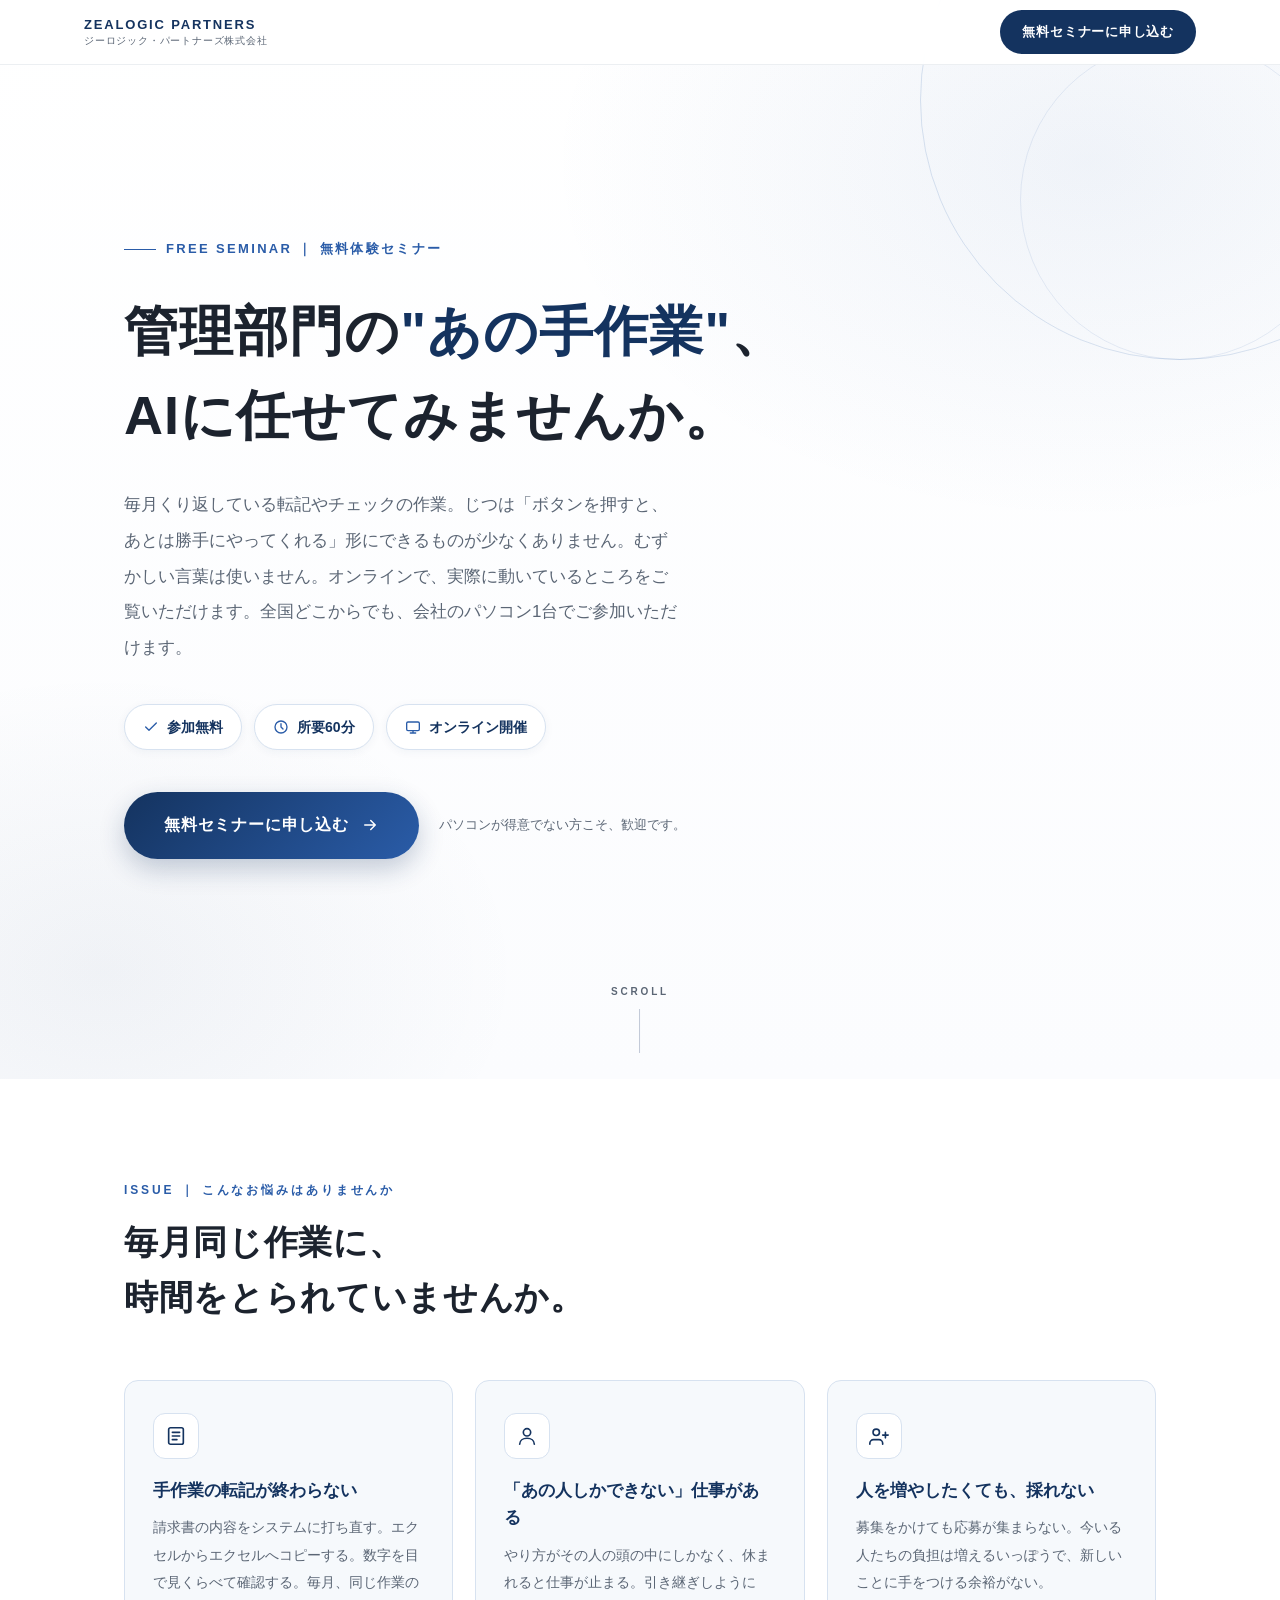
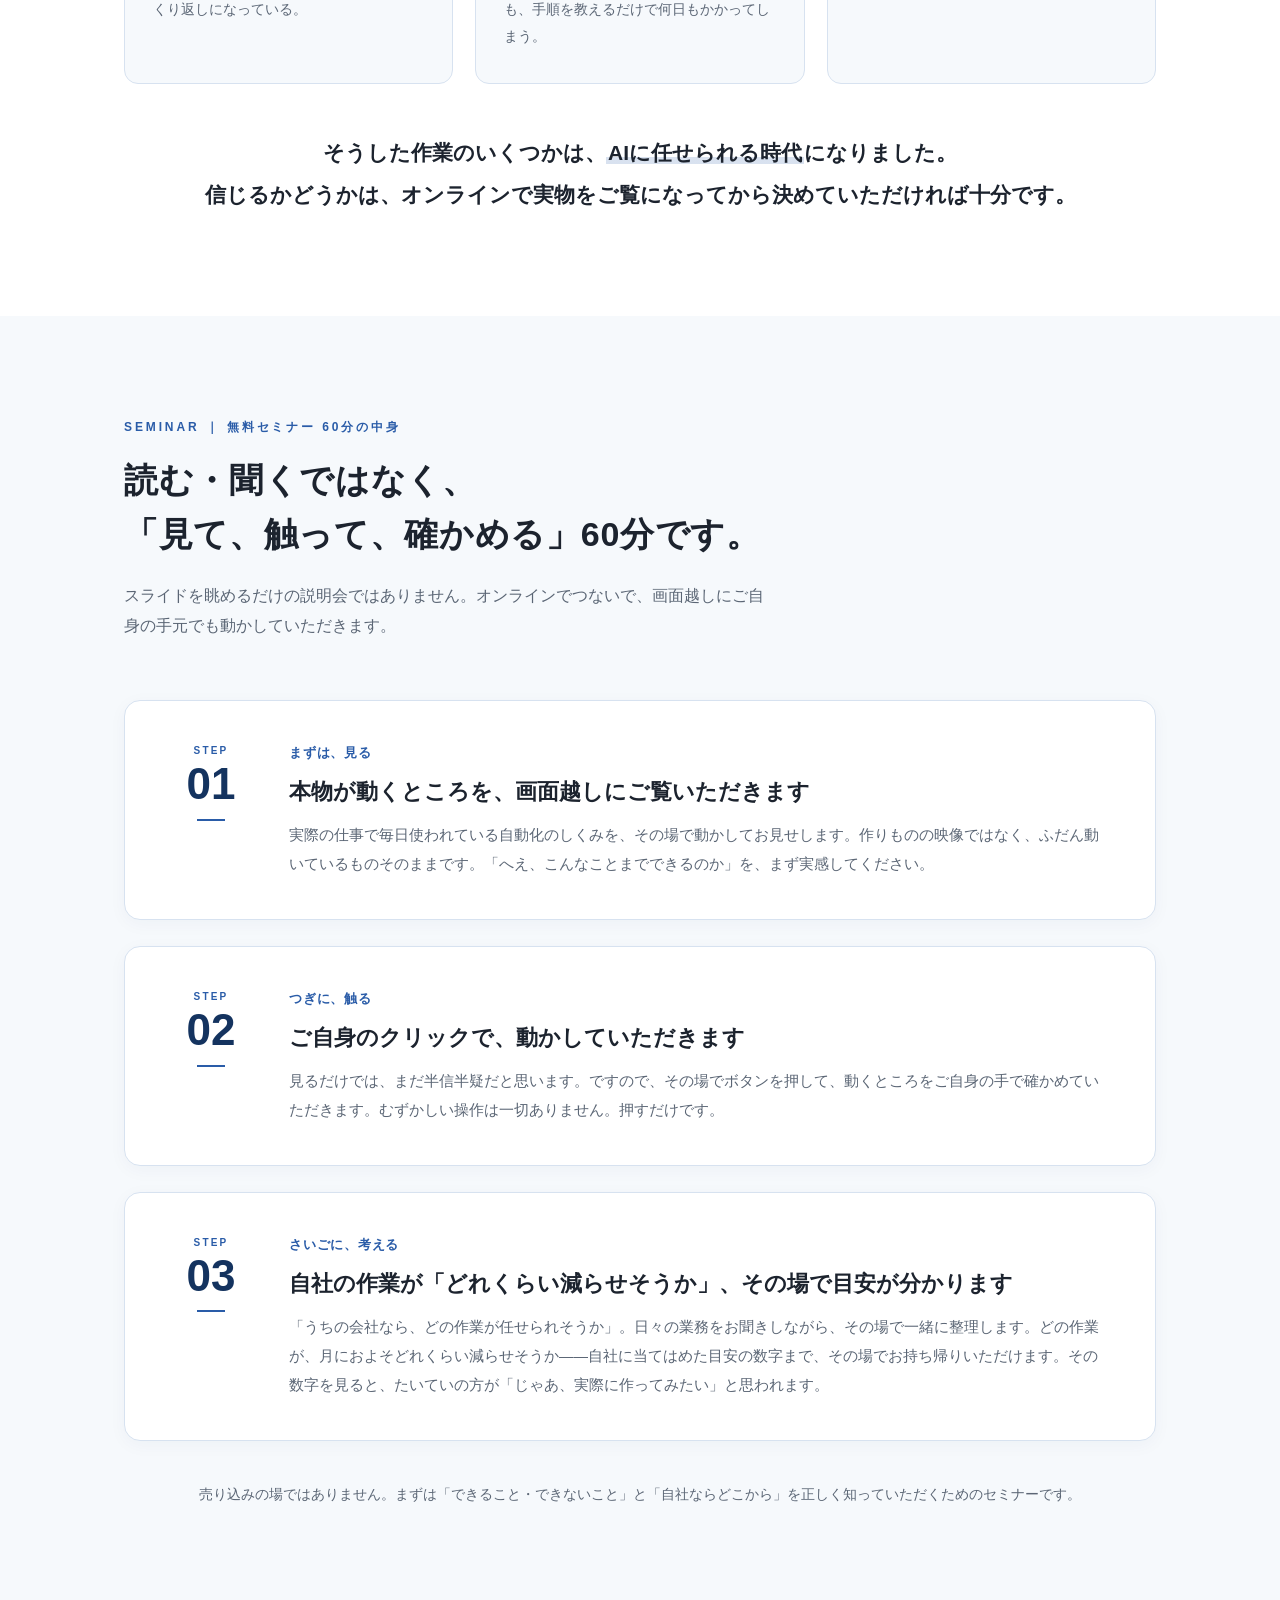
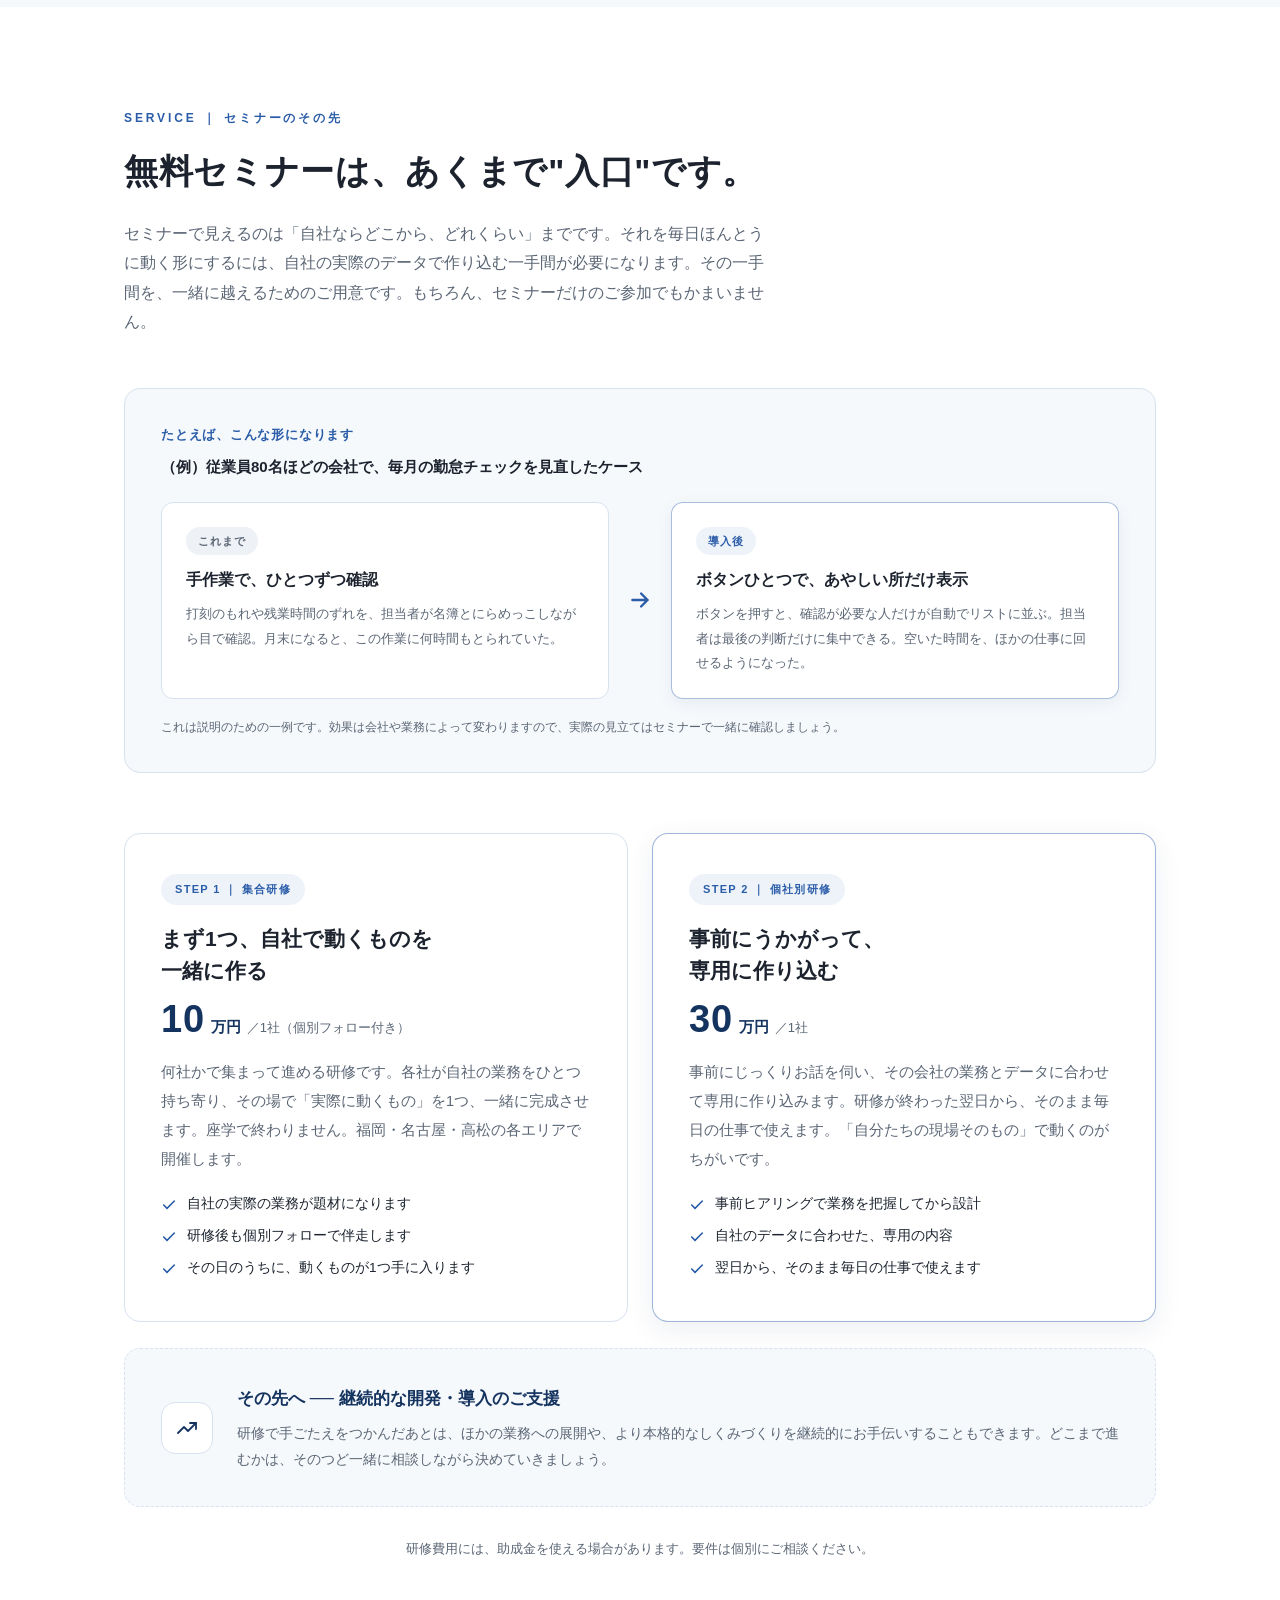
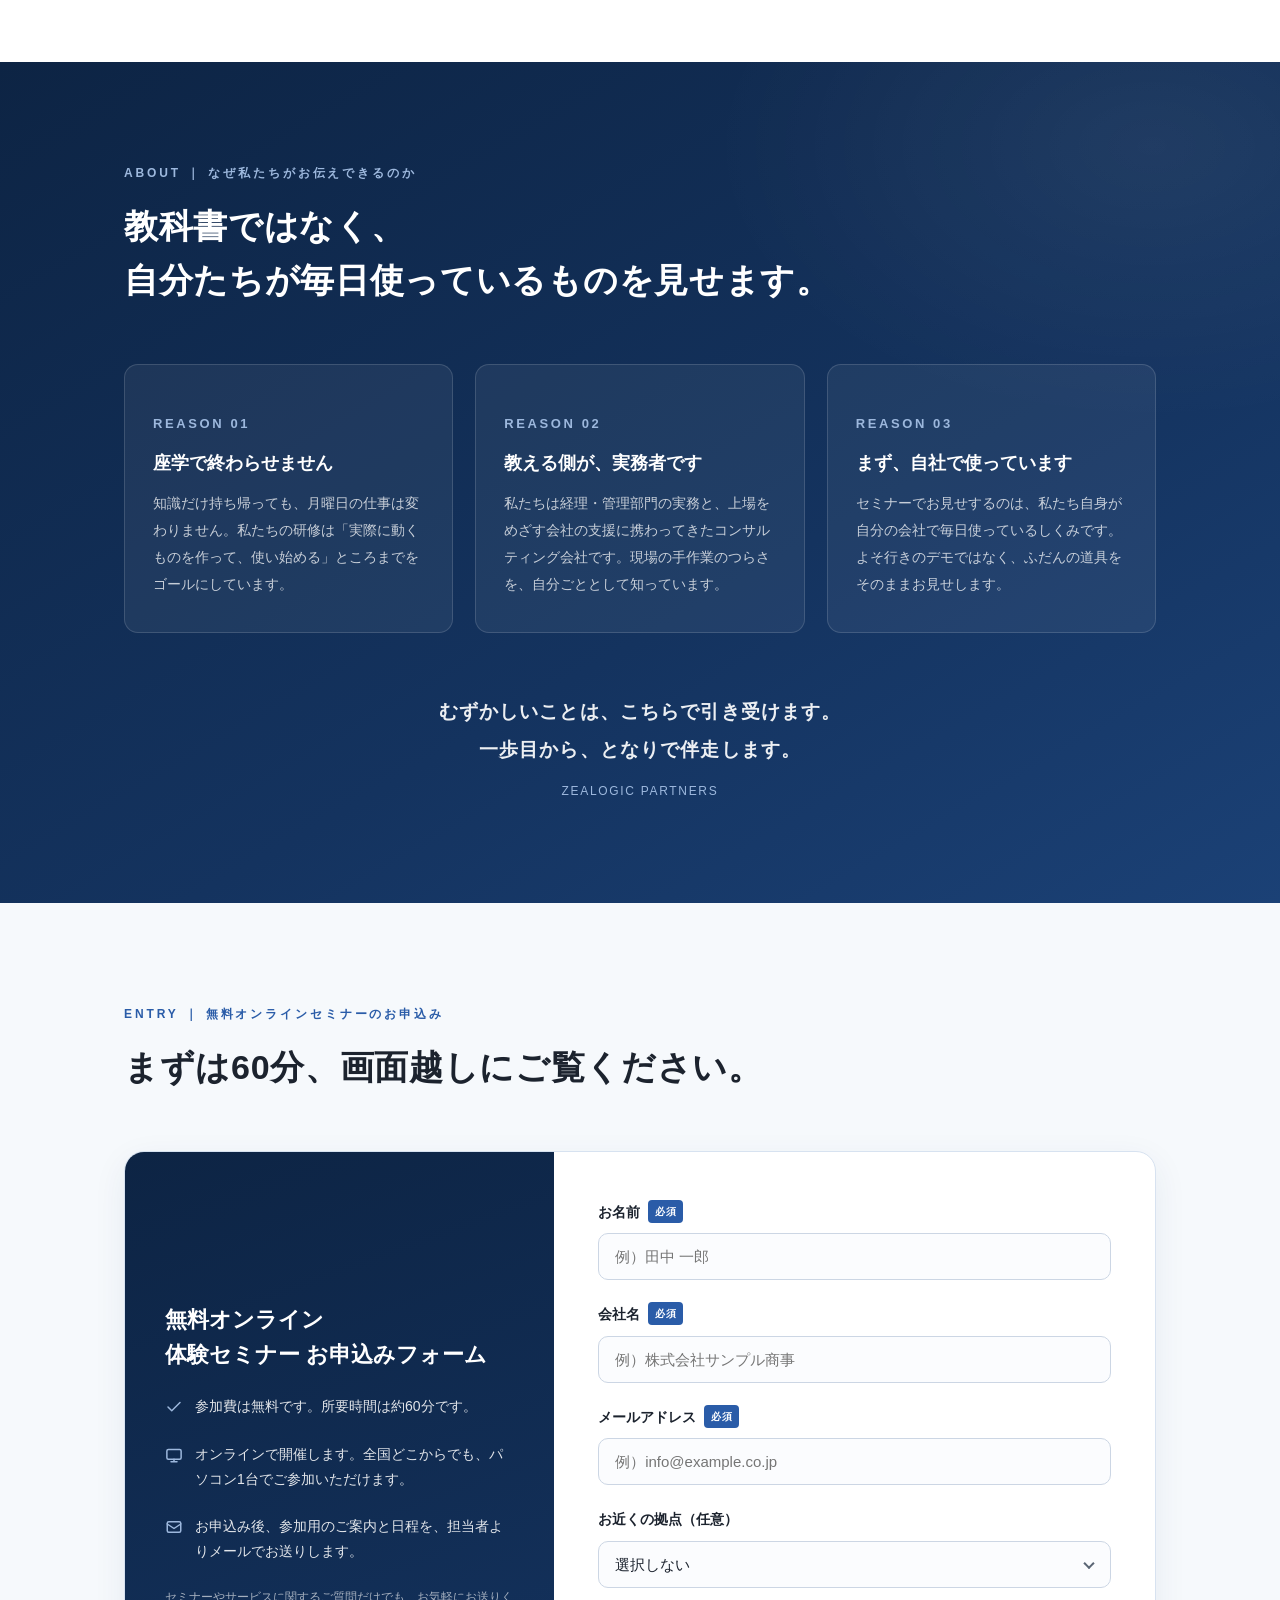
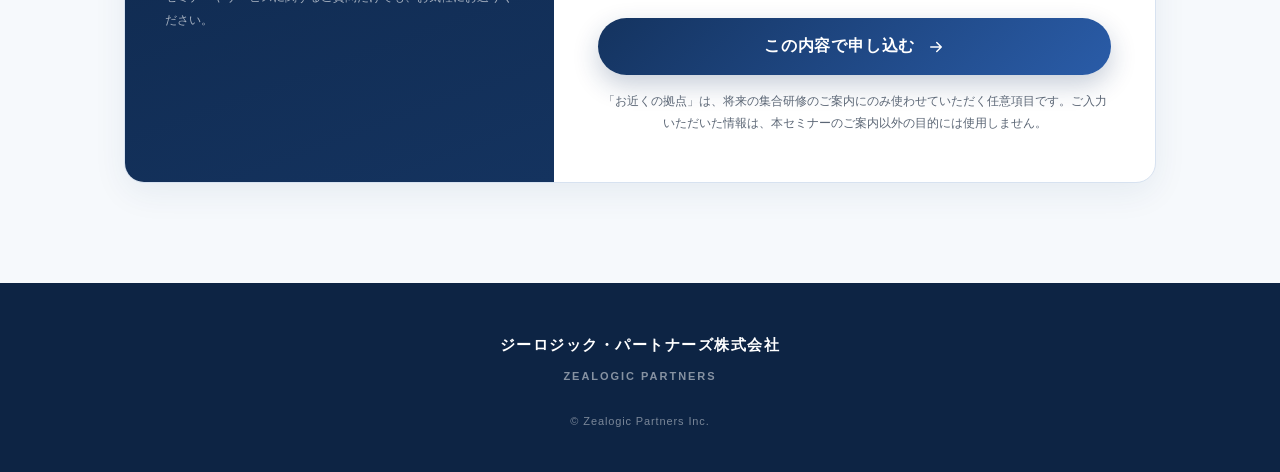
<file: index.html>
<!DOCTYPE html>
<html lang="ja">
<head>
<meta charset="UTF-8">
<meta name="viewport" content="width=device-width, initial-scale=1.0">
<title>無料セミナー｜手作業をひとつ、AIに任せてみる60分 - ジーロジック・パートナーズ株式会社</title>
<meta name="description" content="AIにさわったことがない方のための無料体験セミナー（60分）。福岡・名古屋・高松で開催。実際に動いているしくみを見て、自分のボタンで動かして、自社の業務を一緒に棚卸しします。">
<style>
  /* ============ Reset & Base ============ */
  *, *::before, *::after { margin: 0; padding: 0; box-sizing: border-box; }
  html { scroll-behavior: smooth; }
  body {
    font-family: -apple-system, BlinkMacSystemFont, "Hiragino Kaku Gothic ProN", "Hiragino Sans", "Yu Gothic", "Meiryo", sans-serif;
    color: #1c232e;
    background: #ffffff;
    line-height: 1.9;
    font-feature-settings: "palt";
    -webkit-font-smoothing: antialiased;
    overflow-x: hidden;
  }
  img, svg { vertical-align: middle; }
  a { color: inherit; text-decoration: none; }
  ul { list-style: none; }

  :root {
    --navy: #14335f;
    --navy-deep: #0d2444;
    --blue: #2a5ca8;
    --blue-soft: #eef3fa;
    --blue-line: #d7e2f0;
    --ink: #1c232e;
    --muted: #5b6675;
    --paper: #ffffff;
    --paper-alt: #f6f9fc;
  }

  .inner { max-width: 1080px; margin: 0 auto; padding: 0 24px; }
  .inner-narrow { max-width: 860px; margin: 0 auto; padding: 0 24px; }

  /* ============ Header ============ */
  .site-header {
    position: fixed; top: 0; left: 0; right: 0; z-index: 100;
    background: rgba(255,255,255,0.92);
    backdrop-filter: blur(8px);
    border-bottom: 1px solid rgba(20,51,95,0.08);
  }
  .site-header .bar {
    max-width: 1160px; margin: 0 auto; padding: 0 24px;
    height: 64px; display: flex; align-items: center; justify-content: space-between;
  }
  .brand { display: flex; flex-direction: column; line-height: 1.3; }
  .brand .brand-en { font-size: 13px; font-weight: 700; letter-spacing: 0.14em; color: var(--navy); }
  .brand .brand-ja { font-size: 10px; color: var(--muted); letter-spacing: 0.08em; }
  .header-cta {
    display: inline-block; background: var(--navy); color: #fff;
    font-size: 13px; font-weight: 700; letter-spacing: 0.06em;
    padding: 10px 22px; border-radius: 999px;
    transition: background 0.25s, transform 0.25s;
  }
  .header-cta:hover { background: var(--blue); transform: translateY(-1px); }

  /* ============ Hero ============ */
  .hero {
    position: relative;
    min-height: 100svh;
    display: flex; align-items: center;
    background:
      radial-gradient(ellipse 900px 600px at 85% 15%, rgba(42,92,168,0.07), transparent 60%),
      radial-gradient(ellipse 700px 500px at 8% 90%, rgba(20,51,95,0.05), transparent 60%),
      linear-gradient(180deg, #ffffff 0%, #fbfcfe 100%);
    overflow: hidden;
  }
  /* decorative thin rings */
  .hero::before {
    content: ""; position: absolute; right: -160px; top: -160px;
    width: 520px; height: 520px; border-radius: 50%;
    border: 1px solid rgba(42,92,168,0.16);
  }
  .hero::after {
    content: ""; position: absolute; right: -60px; top: 40px;
    width: 320px; height: 320px; border-radius: 50%;
    border: 1px solid rgba(42,92,168,0.10);
  }
  .hero-inner {
    position: relative; z-index: 2;
    max-width: 1080px; margin: 0 auto; padding: 130px 24px 120px;
    width: 100%;
  }
  .hero-eyebrow {
    display: inline-flex; align-items: center; gap: 10px;
    font-size: 13px; font-weight: 700; letter-spacing: 0.18em;
    color: var(--blue); margin-bottom: 28px;
  }
  .hero-eyebrow::before { content: ""; width: 32px; height: 1px; background: var(--blue); }
  .hero h1 {
    font-size: clamp(30px, 5.2vw, 54px);
    font-weight: 700; line-height: 1.55; letter-spacing: 0.02em;
    color: var(--ink);
  }
  .hero h1 .accent { color: var(--navy); }
  .hero-lead {
    margin-top: 30px; font-size: clamp(15px, 1.6vw, 17px);
    color: var(--muted); max-width: 560px; line-height: 2.1;
  }
  .hero-badges { margin-top: 38px; display: flex; flex-wrap: wrap; gap: 12px; }
  .badge {
    display: inline-flex; align-items: center; gap: 8px;
    background: #fff; border: 1px solid var(--blue-line);
    color: var(--navy); font-size: 14px; font-weight: 700;
    padding: 9px 18px; border-radius: 999px;
    box-shadow: 0 2px 10px rgba(20,51,95,0.05);
  }
  .badge svg { width: 16px; height: 16px; }
  .hero-cta-row { margin-top: 42px; display: flex; align-items: center; flex-wrap: wrap; gap: 20px; }
  .btn-primary {
    display: inline-flex; align-items: center; gap: 12px;
    background: linear-gradient(135deg, var(--navy) 0%, var(--blue) 100%);
    color: #fff; font-size: 16px; font-weight: 700; letter-spacing: 0.05em;
    padding: 18px 40px; border-radius: 999px; border: none; cursor: pointer;
    box-shadow: 0 10px 26px rgba(20,51,95,0.24);
    transition: transform 0.25s, box-shadow 0.25s;
  }
  .btn-primary:hover { transform: translateY(-2px); box-shadow: 0 14px 32px rgba(20,51,95,0.30); }
  .btn-primary svg { width: 18px; height: 18px; }
  .hero-note { font-size: 13px; color: var(--muted); }

  .scroll-cue {
    position: absolute; left: 50%; bottom: 26px; transform: translateX(-50%);
    z-index: 2; display: flex; flex-direction: column; align-items: center; gap: 8px;
    color: var(--muted); font-size: 10px; letter-spacing: 0.28em; font-weight: 600;
  }
  .scroll-cue .line {
    width: 1px; height: 44px; background: rgba(20,51,95,0.25); position: relative; overflow: hidden;
  }
  .scroll-cue .line::after {
    content: ""; position: absolute; left: 0; top: -50%;
    width: 1px; height: 50%; background: var(--navy);
    animation: scrollLine 2s ease-in-out infinite;
  }
  @keyframes scrollLine {
    0% { top: -50%; } 60% { top: 100%; } 100% { top: 100%; }
  }

  /* ============ Section common ============ */
  section { padding: 100px 0; }
  .sec-label {
    font-size: 12px; font-weight: 700; letter-spacing: 0.24em;
    color: var(--blue); margin-bottom: 14px;
  }
  .sec-title {
    font-size: clamp(24px, 3.4vw, 34px); font-weight: 700;
    line-height: 1.6; letter-spacing: 0.02em; color: var(--ink);
  }
  .sec-lead { margin-top: 20px; color: var(--muted); font-size: 15.5px; max-width: 640px; }

  /* ============ 課題共感 ============ */
  .worries { background: var(--paper); }
  .worry-grid {
    margin-top: 56px;
    display: grid; grid-template-columns: repeat(3, 1fr); gap: 22px;
  }
  .worry-card {
    background: var(--paper-alt);
    border: 1px solid var(--blue-line);
    border-radius: 14px; padding: 32px 28px;
  }
  .worry-card .w-icon {
    width: 46px; height: 46px; border-radius: 12px;
    background: #fff; border: 1px solid var(--blue-line);
    display: flex; align-items: center; justify-content: center;
    margin-bottom: 18px;
  }
  .worry-card .w-icon svg { width: 22px; height: 22px; }
  .worry-card h3 { font-size: 17px; font-weight: 700; color: var(--navy); margin-bottom: 10px; line-height: 1.6; }
  .worry-card p { font-size: 14px; color: var(--muted); line-height: 1.95; }
  .worry-close {
    margin-top: 48px; text-align: center;
    font-size: clamp(17px, 2.2vw, 21px); font-weight: 700; line-height: 2; color: var(--ink);
  }
  .worry-close .underline {
    background: linear-gradient(transparent 68%, rgba(42,92,168,0.18) 68%);
    padding: 0 2px;
  }

  /* ============ セミナー体験 3ステップ ============ */
  .experience { background: var(--paper-alt); }
  .step-list { margin-top: 60px; display: flex; flex-direction: column; gap: 26px; }
  .step-card {
    background: #fff; border: 1px solid var(--blue-line); border-radius: 16px;
    padding: 40px 44px; display: flex; gap: 36px; align-items: flex-start;
    box-shadow: 0 4px 18px rgba(20,51,95,0.04);
  }
  .step-num {
    flex-shrink: 0; text-align: center; width: 84px;
  }
  .step-num .n-label { display: block; font-size: 10px; letter-spacing: 0.22em; color: var(--blue); font-weight: 700; }
  .step-num .n-digit {
    display: block; font-size: 44px; font-weight: 700; line-height: 1.1;
    color: var(--navy);
  }
  .step-num .n-bar { display: block; width: 28px; height: 2px; background: var(--blue); margin: 10px auto 0; }
  .step-body h3 { font-size: clamp(18px, 2.2vw, 22px); font-weight: 700; color: var(--ink); line-height: 1.6; }
  .step-body .step-sub { display: block; font-size: 13px; color: var(--blue); font-weight: 700; margin-bottom: 8px; letter-spacing: 0.06em; }
  .step-body p { margin-top: 12px; font-size: 14.5px; color: var(--muted); line-height: 2; }
  .exp-note {
    margin-top: 40px; text-align: center; font-size: 14px; color: var(--muted);
  }

  /* ============ その先のステップ ============ */
  .roadmap { background: var(--paper); }
  .plan-grid { margin-top: 60px; display: grid; grid-template-columns: 1fr 1fr; gap: 24px; }
  .plan-card {
    border: 1px solid var(--blue-line); border-radius: 16px;
    padding: 40px 36px; background: #fff; position: relative;
    display: flex; flex-direction: column;
  }
  .plan-card.featured { border-color: rgba(42,92,168,0.45); box-shadow: 0 8px 28px rgba(20,51,95,0.08); }
  .plan-tag {
    display: inline-block; align-self: flex-start;
    font-size: 11px; font-weight: 700; letter-spacing: 0.12em;
    color: var(--blue); background: var(--blue-soft);
    padding: 5px 14px; border-radius: 999px; margin-bottom: 18px;
  }
  .plan-card h3 { font-size: 21px; font-weight: 700; color: var(--ink); line-height: 1.5; }
  .plan-price { margin-top: 14px; display: flex; align-items: baseline; gap: 6px; }
  .plan-price .yen { font-size: 15px; font-weight: 700; color: var(--navy); }
  .plan-price .num { font-size: 38px; font-weight: 700; color: var(--navy); line-height: 1; letter-spacing: 0.02em; }
  .plan-price .unit { font-size: 13px; color: var(--muted); }
  .plan-card p.desc { margin-top: 16px; font-size: 14.5px; color: var(--muted); line-height: 2; }
  .plan-points { margin-top: 18px; display: flex; flex-direction: column; gap: 8px; }
  .plan-points li {
    display: flex; gap: 10px; align-items: flex-start;
    font-size: 13.5px; color: var(--ink); line-height: 1.8;
  }
  .plan-points li svg { flex-shrink: 0; width: 16px; height: 16px; margin-top: 5px; }
  /* before -> after ミニ要素 */
  .ba-block {
    margin: 52px 0 4px;
    background: var(--paper-alt);
    border: 1px solid var(--blue-line);
    border-radius: 16px;
    padding: 34px 36px;
  }
  .ba-head { font-size: 13px; font-weight: 700; color: var(--blue); letter-spacing: 0.06em; margin-bottom: 6px; }
  .ba-case { font-size: 15px; color: var(--ink); font-weight: 700; margin-bottom: 22px; line-height: 1.7; }
  .ba-flow { display: grid; grid-template-columns: 1fr auto 1fr; align-items: stretch; gap: 18px; }
  .ba-col {
    background: #fff; border: 1px solid var(--blue-line); border-radius: 12px;
    padding: 22px 24px;
  }
  .ba-col.after { border-color: rgba(42,92,168,0.4); box-shadow: 0 4px 16px rgba(20,51,95,0.07); }
  .ba-tag {
    display: inline-block; font-size: 11px; font-weight: 700; letter-spacing: 0.08em;
    padding: 4px 12px; border-radius: 999px; margin-bottom: 12px;
  }
  .ba-tag.before { background: #eef1f5; color: var(--muted); }
  .ba-tag.after { background: var(--blue-soft); color: var(--blue); }
  .ba-col h4 { font-size: 15.5px; font-weight: 700; color: var(--ink); line-height: 1.7; }
  .ba-col p { margin-top: 8px; font-size: 13px; color: var(--muted); line-height: 1.9; }
  .ba-arrow { display: flex; align-items: center; justify-content: center; }
  .ba-arrow svg { width: 26px; height: 26px; }
  .ba-note { margin-top: 18px; font-size: 12px; color: var(--muted); line-height: 1.8; }

  .roadmap-next {
    margin-top: 26px;
    border: 1px dashed var(--blue-line); border-radius: 16px;
    padding: 34px 36px; background: var(--paper-alt);
    display: flex; gap: 24px; align-items: center;
  }
  .roadmap-next .rn-icon {
    flex-shrink: 0; width: 52px; height: 52px; border-radius: 14px;
    background: #fff; border: 1px solid var(--blue-line);
    display: flex; align-items: center; justify-content: center;
  }
  .roadmap-next .rn-icon svg { width: 24px; height: 24px; }
  .roadmap-next h3 { font-size: 17px; font-weight: 700; color: var(--navy); }
  .roadmap-next p { margin-top: 6px; font-size: 13.5px; color: var(--muted); line-height: 1.9; }
  .subsidy-note {
    margin-top: 30px; font-size: 13px; color: var(--muted); text-align: center; line-height: 1.9;
  }

  /* ============ なぜ私たちか ============ */
  .about {
    background:
      radial-gradient(ellipse 800px 500px at 90% 10%, rgba(255,255,255,0.06), transparent 55%),
      linear-gradient(150deg, var(--navy-deep) 0%, var(--navy) 60%, #1b4176 100%);
    color: #fff;
  }
  .about .sec-label { color: #9db8dd; }
  .about .sec-title { color: #fff; }
  .about .sec-lead { color: rgba(255,255,255,0.72); }
  .reason-grid { margin-top: 56px; display: grid; grid-template-columns: repeat(3, 1fr); gap: 22px; }
  .reason-card {
    background: rgba(255,255,255,0.06);
    border: 1px solid rgba(255,255,255,0.14);
    border-radius: 14px; padding: 34px 28px;
  }
  .reason-card .r-num { font-size: 13px; letter-spacing: 0.2em; color: #9db8dd; font-weight: 700; }
  .reason-card h3 { margin-top: 12px; font-size: 17.5px; font-weight: 700; line-height: 1.7; color: #fff; }
  .reason-card p { margin-top: 12px; font-size: 13.5px; line-height: 2; color: rgba(255,255,255,0.75); }
  .about-tagline {
    margin-top: 60px; text-align: center;
    font-size: clamp(16px, 2vw, 19px); font-weight: 700; letter-spacing: 0.06em;
    color: rgba(255,255,255,0.92); line-height: 2;
  }
  .about-tagline .small { display: block; font-size: 12px; font-weight: 400; letter-spacing: 0.14em; color: #9db8dd; margin-top: 10px; }

  /* ============ フォーム ============ */
  .apply { background: var(--paper-alt); }
  .apply-box {
    margin-top: 56px; background: #fff;
    border: 1px solid var(--blue-line); border-radius: 20px;
    box-shadow: 0 10px 34px rgba(20,51,95,0.07);
    overflow: hidden;
    display: grid; grid-template-columns: 5fr 7fr;
  }
  .apply-side {
    background: linear-gradient(160deg, var(--navy-deep), var(--navy));
    color: #fff; padding: 48px 40px;
    display: flex; flex-direction: column; justify-content: center; gap: 22px;
  }
  .apply-side h3 { font-size: 22px; font-weight: 700; line-height: 1.6; }
  .apply-side .fact { display: flex; gap: 12px; align-items: flex-start; font-size: 14px; line-height: 1.8; color: rgba(255,255,255,0.88); }
  .apply-side .fact svg { flex-shrink: 0; width: 18px; height: 18px; margin-top: 4px; }
  .apply-side .side-note { font-size: 12px; color: rgba(255,255,255,0.62); line-height: 1.9; }
  .apply-form { padding: 48px 44px; }
  .form-row { margin-bottom: 22px; }
  .form-row label {
    display: block; font-size: 13.5px; font-weight: 700; color: var(--ink); margin-bottom: 8px;
  }
  .req {
    display: inline-block; font-size: 10px; font-weight: 700; color: #fff;
    background: var(--blue); border-radius: 4px; padding: 2px 7px; margin-left: 8px; vertical-align: 2px;
    letter-spacing: 0.06em;
  }
  .apply-form input[type="text"], .apply-form input[type="email"], .apply-form select {
    width: 100%; font-size: 15px; font-family: inherit; color: var(--ink);
    padding: 14px 16px; border: 1px solid #ccd6e4; border-radius: 10px;
    background: #fbfcfe; outline: none; transition: border-color 0.2s, box-shadow 0.2s;
    appearance: none; -webkit-appearance: none;
  }
  .apply-form input:focus, .apply-form select:focus {
    border-color: var(--blue); box-shadow: 0 0 0 3px rgba(42,92,168,0.12); background: #fff;
  }
  .select-wrap { position: relative; }
  .select-wrap::after {
    content: ""; position: absolute; right: 18px; top: 50%;
    width: 8px; height: 8px; border-right: 2px solid var(--muted); border-bottom: 2px solid var(--muted);
    transform: translateY(-70%) rotate(45deg); pointer-events: none;
  }
  .form-submit { margin-top: 30px; }
  .form-submit .btn-primary { width: 100%; justify-content: center; }
  .form-privacy { margin-top: 16px; font-size: 12px; color: var(--muted); text-align: center; line-height: 1.8; }

  /* ============ Footer ============ */
  .site-footer {
    background: var(--navy-deep); color: rgba(255,255,255,0.7);
    padding: 48px 0 40px; text-align: center;
  }
  .site-footer .f-brand { color: #fff; font-size: 15px; font-weight: 700; letter-spacing: 0.1em; }
  .site-footer .f-brand-en { display: block; font-size: 11px; letter-spacing: 0.18em; color: rgba(255,255,255,0.5); margin-top: 6px; }
  .site-footer .f-copy { margin-top: 24px; font-size: 11px; letter-spacing: 0.08em; color: rgba(255,255,255,0.45); }

  /* ============ Fade-in on scroll (CSS only, subtle) ============ */
  @media (prefers-reduced-motion: no-preference) {
    .step-card, .worry-card, .plan-card, .reason-card { animation: none; }
  }

  /* ============ Responsive ============ */
  @media (max-width: 900px) {
    section { padding: 76px 0; }
    .worry-grid { grid-template-columns: 1fr; }
    .reason-grid { grid-template-columns: 1fr; }
    .plan-grid { grid-template-columns: 1fr; }
    .apply-box { grid-template-columns: 1fr; }
    .apply-side { padding: 40px 30px; }
    .apply-form { padding: 38px 28px; }
    .step-card { flex-direction: column; gap: 18px; padding: 32px 28px; }
    .step-num { display: flex; align-items: baseline; gap: 12px; width: auto; text-align: left; }
    .step-num .n-digit { font-size: 34px; }
    .step-num .n-bar { display: none; }
    .roadmap-next { flex-direction: column; align-items: flex-start; padding: 28px 26px; }
    .ba-flow { grid-template-columns: 1fr; }
    .ba-arrow svg { transform: rotate(90deg); }
    .hero-inner { padding: 110px 24px 110px; }
  }
  @media (max-width: 480px) {
    .btn-primary { font-size: 15px; padding: 16px 30px; }
    .header-cta { font-size: 12px; padding: 8px 16px; }
    .badge { font-size: 13px; padding: 8px 14px; }
  }
</style>
</head>
<body>

<!-- ================= Header ================= -->
<header class="site-header">
  <div class="bar">
    <a class="brand" href="#top">
      <span class="brand-en">ZEALOGIC PARTNERS</span>
      <span class="brand-ja">ジーロジック・パートナーズ株式会社</span>
    </a>
    <a class="header-cta" href="#apply">無料セミナーに申し込む</a>
  </div>
</header>

<!-- ================= Hero ================= -->
<section class="hero" id="top">
  <div class="hero-inner">
    <p class="hero-eyebrow">FREE SEMINAR ｜ 無料体験セミナー</p>
    <h1>
      管理部門の<span class="accent">"あの手作業"</span>、<br>
      AIに任せてみませんか。
    </h1>
    <p class="hero-lead">
      毎月くり返している転記やチェックの作業。じつは「ボタンを押すと、あとは勝手にやってくれる」形にできるものが少なくありません。むずかしい言葉は使いません。オンラインで、実際に動いているところをご覧いただけます。全国どこからでも、会社のパソコン1台でご参加いただけます。
    </p>
    <div class="hero-badges">
      <span class="badge">
        <svg viewBox="0 0 24 24" fill="none" stroke="#2a5ca8" stroke-width="2" stroke-linecap="round" stroke-linejoin="round"><path d="M20 6L9 17l-5-5"/></svg>
        参加無料
      </span>
      <span class="badge">
        <svg viewBox="0 0 24 24" fill="none" stroke="#2a5ca8" stroke-width="2" stroke-linecap="round" stroke-linejoin="round"><circle cx="12" cy="12" r="9"/><path d="M12 7v5l3 3"/></svg>
        所要60分
      </span>
      <span class="badge">
        <svg viewBox="0 0 24 24" fill="none" stroke="#2a5ca8" stroke-width="2" stroke-linecap="round" stroke-linejoin="round"><rect x="2.5" y="4.5" width="19" height="13" rx="2"/><path d="M8 21h8M12 17.5V21"/></svg>
        オンライン開催
      </span>
    </div>
    <div class="hero-cta-row">
      <a class="btn-primary" href="#apply">
        無料セミナーに申し込む
        <svg viewBox="0 0 24 24" fill="none" stroke="#fff" stroke-width="2" stroke-linecap="round" stroke-linejoin="round"><path d="M5 12h14M13 6l6 6-6 6"/></svg>
      </a>
      <p class="hero-note">パソコンが得意でない方こそ、歓迎です。</p>
    </div>
  </div>
  <div class="scroll-cue">
    <span>SCROLL</span>
    <span class="line"></span>
  </div>
</section>

<!-- ================= 課題共感 ================= -->
<section class="worries">
  <div class="inner">
    <p class="sec-label">ISSUE ｜ こんなお悩みはありませんか</p>
    <h2 class="sec-title">毎月同じ作業に、<br>時間をとられていませんか。</h2>
    <div class="worry-grid">
      <div class="worry-card">
        <div class="w-icon">
          <svg viewBox="0 0 24 24" fill="none" stroke="#14335f" stroke-width="1.8" stroke-linecap="round" stroke-linejoin="round"><rect x="4" y="3" width="16" height="18" rx="2"/><path d="M8 8h8M8 12h8M8 16h5"/></svg>
        </div>
        <h3>手作業の転記が終わらない</h3>
        <p>請求書の内容をシステムに打ち直す。エクセルからエクセルへコピーする。数字を目で見くらべて確認する。毎月、同じ作業のくり返しになっている。</p>
      </div>
      <div class="worry-card">
        <div class="w-icon">
          <svg viewBox="0 0 24 24" fill="none" stroke="#14335f" stroke-width="1.8" stroke-linecap="round" stroke-linejoin="round"><circle cx="12" cy="8" r="4"/><path d="M4 21c0-4 3.6-6.5 8-6.5s8 2.5 8 6.5"/></svg>
        </div>
        <h3>「あの人しかできない」仕事がある</h3>
        <p>やり方がその人の頭の中にしかなく、休まれると仕事が止まる。引き継ぎしようにも、手順を教えるだけで何日もかかってしまう。</p>
      </div>
      <div class="worry-card">
        <div class="w-icon">
          <svg viewBox="0 0 24 24" fill="none" stroke="#14335f" stroke-width="1.8" stroke-linecap="round" stroke-linejoin="round"><path d="M16 21v-1a4 4 0 0 0-4-4H6a4 4 0 0 0-4 4v1"/><circle cx="9" cy="8" r="3.5"/><path d="M19 8v6M22 11h-6"/></svg>
        </div>
        <h3>人を増やしたくても、採れない</h3>
        <p>募集をかけても応募が集まらない。今いる人たちの負担は増えるいっぽうで、新しいことに手をつける余裕がない。</p>
      </div>
    </div>
    <p class="worry-close">
      そうした作業のいくつかは、<span class="underline">AIに任せられる時代</span>になりました。<br>
      信じるかどうかは、オンラインで実物をご覧になってから決めていただければ十分です。
    </p>
  </div>
</section>

<!-- ================= セミナー体験 ================= -->
<section class="experience" id="seminar">
  <div class="inner">
    <p class="sec-label">SEMINAR ｜ 無料セミナー 60分の中身</p>
    <h2 class="sec-title">読む・聞くではなく、<br>「見て、触って、確かめる」60分です。</h2>
    <p class="sec-lead">スライドを眺めるだけの説明会ではありません。オンラインでつないで、画面越しにご自身の手元でも動かしていただきます。</p>
    <div class="step-list">
      <div class="step-card">
        <div class="step-num">
          <span class="n-label">STEP</span>
          <span class="n-digit">01</span>
          <span class="n-bar"></span>
        </div>
        <div class="step-body">
          <span class="step-sub">まずは、見る</span>
          <h3>本物が動くところを、画面越しにご覧いただきます</h3>
          <p>実際の仕事で毎日使われている自動化のしくみを、その場で動かしてお見せします。作りものの映像ではなく、ふだん動いているものそのままです。「へえ、こんなことまでできるのか」を、まず実感してください。</p>
        </div>
      </div>
      <div class="step-card">
        <div class="step-num">
          <span class="n-label">STEP</span>
          <span class="n-digit">02</span>
          <span class="n-bar"></span>
        </div>
        <div class="step-body">
          <span class="step-sub">つぎに、触る</span>
          <h3>ご自身のクリックで、動かしていただきます</h3>
          <p>見るだけでは、まだ半信半疑だと思います。ですので、その場でボタンを押して、動くところをご自身の手で確かめていただきます。むずかしい操作は一切ありません。押すだけです。</p>
        </div>
      </div>
      <div class="step-card">
        <div class="step-num">
          <span class="n-label">STEP</span>
          <span class="n-digit">03</span>
          <span class="n-bar"></span>
        </div>
        <div class="step-body">
          <span class="step-sub">さいごに、考える</span>
          <h3>自社の作業が「どれくらい減らせそうか」、その場で目安が分かります</h3>
          <p>「うちの会社なら、どの作業が任せられそうか」。日々の業務をお聞きしながら、その場で一緒に整理します。どの作業が、月におよそどれくらい減らせそうか——自社に当てはめた目安の数字まで、その場でお持ち帰りいただけます。その数字を見ると、たいていの方が「じゃあ、実際に作ってみたい」と思われます。</p>
        </div>
      </div>
    </div>
    <p class="exp-note">売り込みの場ではありません。まずは「できること・できないこと」と「自社ならどこから」を正しく知っていただくためのセミナーです。</p>
  </div>
</section>

<!-- ================= その先のステップ ================= -->
<section class="roadmap" id="service">
  <div class="inner">
    <p class="sec-label">SERVICE ｜ セミナーのその先</p>
    <h2 class="sec-title">無料セミナーは、あくまで"入口"です。</h2>
    <p class="sec-lead">セミナーで見えるのは「自社ならどこから、どれくらい」までです。それを毎日ほんとうに動く形にするには、自社の実際のデータで作り込む一手間が必要になります。その一手間を、一緒に越えるためのご用意です。もちろん、セミナーだけのご参加でもかまいません。</p>

    <div class="ba-block">
      <p class="ba-head">たとえば、こんな形になります</p>
      <p class="ba-case">（例）従業員80名ほどの会社で、毎月の勤怠チェックを見直したケース</p>
      <div class="ba-flow">
        <div class="ba-col before">
          <span class="ba-tag before">これまで</span>
          <h4>手作業で、ひとつずつ確認</h4>
          <p>打刻のもれや残業時間のずれを、担当者が名簿とにらめっこしながら目で確認。月末になると、この作業に何時間もとられていた。</p>
        </div>
        <div class="ba-arrow">
          <svg viewBox="0 0 24 24" fill="none" stroke="#2a5ca8" stroke-width="2.2" stroke-linecap="round" stroke-linejoin="round"><path d="M5 12h14M13 6l6 6-6 6"/></svg>
        </div>
        <div class="ba-col after">
          <span class="ba-tag after">導入後</span>
          <h4>ボタンひとつで、あやしい所だけ表示</h4>
          <p>ボタンを押すと、確認が必要な人だけが自動でリストに並ぶ。担当者は最後の判断だけに集中できる。空いた時間を、ほかの仕事に回せるようになった。</p>
        </div>
      </div>
      <p class="ba-note">これは説明のための一例です。効果は会社や業務によって変わりますので、実際の見立てはセミナーで一緒に確認しましょう。</p>
    </div>

    <div class="plan-grid">
      <div class="plan-card">
        <span class="plan-tag">STEP 1 ｜ 集合研修</span>
        <h3>まず1つ、自社で動くものを<br>一緒に作る</h3>
        <div class="plan-price">
          <span class="num">10</span><span class="yen">万円</span><span class="unit">／1社（個別フォロー付き）</span>
        </div>
        <p class="desc">何社かで集まって進める研修です。各社が自社の業務をひとつ持ち寄り、その場で「実際に動くもの」を1つ、一緒に完成させます。座学で終わりません。福岡・名古屋・高松の各エリアで開催します。</p>
        <ul class="plan-points">
          <li><svg viewBox="0 0 24 24" fill="none" stroke="#2a5ca8" stroke-width="2.4" stroke-linecap="round" stroke-linejoin="round"><path d="M20 6L9 17l-5-5"/></svg>自社の実際の業務が題材になります</li>
          <li><svg viewBox="0 0 24 24" fill="none" stroke="#2a5ca8" stroke-width="2.4" stroke-linecap="round" stroke-linejoin="round"><path d="M20 6L9 17l-5-5"/></svg>研修後も個別フォローで伴走します</li>
          <li><svg viewBox="0 0 24 24" fill="none" stroke="#2a5ca8" stroke-width="2.4" stroke-linecap="round" stroke-linejoin="round"><path d="M20 6L9 17l-5-5"/></svg>その日のうちに、動くものが1つ手に入ります</li>
        </ul>
      </div>
      <div class="plan-card featured">
        <span class="plan-tag">STEP 2 ｜ 個社別研修</span>
        <h3>事前にうかがって、<br>専用に作り込む</h3>
        <div class="plan-price">
          <span class="num">30</span><span class="yen">万円</span><span class="unit">／1社</span>
        </div>
        <p class="desc">事前にじっくりお話を伺い、その会社の業務とデータに合わせて専用に作り込みます。研修が終わった翌日から、そのまま毎日の仕事で使えます。「自分たちの現場そのもの」で動くのがちがいです。</p>
        <ul class="plan-points">
          <li><svg viewBox="0 0 24 24" fill="none" stroke="#2a5ca8" stroke-width="2.4" stroke-linecap="round" stroke-linejoin="round"><path d="M20 6L9 17l-5-5"/></svg>事前ヒアリングで業務を把握してから設計</li>
          <li><svg viewBox="0 0 24 24" fill="none" stroke="#2a5ca8" stroke-width="2.4" stroke-linecap="round" stroke-linejoin="round"><path d="M20 6L9 17l-5-5"/></svg>自社のデータに合わせた、専用の内容</li>
          <li><svg viewBox="0 0 24 24" fill="none" stroke="#2a5ca8" stroke-width="2.4" stroke-linecap="round" stroke-linejoin="round"><path d="M20 6L9 17l-5-5"/></svg>翌日から、そのまま毎日の仕事で使えます</li>
        </ul>
      </div>
    </div>
    <div class="roadmap-next">
      <div class="rn-icon">
        <svg viewBox="0 0 24 24" fill="none" stroke="#14335f" stroke-width="1.8" stroke-linecap="round" stroke-linejoin="round"><path d="M3 17l6-6 4 4 8-8"/><path d="M15 7h6v6"/></svg>
      </div>
      <div>
        <h3>その先へ ── 継続的な開発・導入のご支援</h3>
        <p>研修で手ごたえをつかんだあとは、ほかの業務への展開や、より本格的なしくみづくりを継続的にお手伝いすることもできます。どこまで進むかは、そのつど一緒に相談しながら決めていきましょう。</p>
      </div>
    </div>
    <p class="subsidy-note">研修費用には、助成金を使える場合があります。要件は個別にご相談ください。</p>
  </div>
</section>

<!-- ================= なぜ私たちか ================= -->
<section class="about" id="about">
  <div class="inner">
    <p class="sec-label">ABOUT ｜ なぜ私たちがお伝えできるのか</p>
    <h2 class="sec-title">教科書ではなく、<br>自分たちが毎日使っているものを見せます。</h2>
    <div class="reason-grid">
      <div class="reason-card">
        <p class="r-num">REASON 01</p>
        <h3>座学で終わらせません</h3>
        <p>知識だけ持ち帰っても、月曜日の仕事は変わりません。私たちの研修は「実際に動くものを作って、使い始める」ところまでをゴールにしています。</p>
      </div>
      <div class="reason-card">
        <p class="r-num">REASON 02</p>
        <h3>教える側が、実務者です</h3>
        <p>私たちは経理・管理部門の実務と、上場をめざす会社の支援に携わってきたコンサルティング会社です。現場の手作業のつらさを、自分ごととして知っています。</p>
      </div>
      <div class="reason-card">
        <p class="r-num">REASON 03</p>
        <h3>まず、自社で使っています</h3>
        <p>セミナーでお見せするのは、私たち自身が自分の会社で毎日使っているしくみです。よそ行きのデモではなく、ふだんの道具をそのままお見せします。</p>
      </div>
    </div>
    <p class="about-tagline">
      むずかしいことは、こちらで引き受けます。<br>
      一歩目から、となりで伴走します。
      <span class="small">ZEALOGIC PARTNERS</span>
    </p>
  </div>
</section>

<!-- ================= 申込フォーム ================= -->
<section class="apply" id="apply">
  <div class="inner">
    <p class="sec-label">ENTRY ｜ 無料オンラインセミナーのお申込み</p>
    <h2 class="sec-title">まずは60分、画面越しにご覧ください。</h2>
    <div class="apply-box">
      <div class="apply-side">
        <h3>無料オンライン<br>体験セミナー お申込みフォーム</h3>
        <div class="fact">
          <svg viewBox="0 0 24 24" fill="none" stroke="#9db8dd" stroke-width="2" stroke-linecap="round" stroke-linejoin="round"><path d="M20 6L9 17l-5-5"/></svg>
          <span>参加費は無料です。所要時間は約60分です。</span>
        </div>
        <div class="fact">
          <svg viewBox="0 0 24 24" fill="none" stroke="#9db8dd" stroke-width="2" stroke-linecap="round" stroke-linejoin="round"><rect x="2.5" y="4.5" width="19" height="13" rx="2"/><path d="M8 21h8M12 17.5V21"/></svg>
          <span>オンラインで開催します。全国どこからでも、パソコン1台でご参加いただけます。</span>
        </div>
        <div class="fact">
          <svg viewBox="0 0 24 24" fill="none" stroke="#9db8dd" stroke-width="2" stroke-linecap="round" stroke-linejoin="round"><rect x="3" y="5" width="18" height="14" rx="2"/><path d="M3 8l9 6 9-6"/></svg>
          <span>お申込み後、参加用のご案内と日程を、担当者よりメールでお送りします。</span>
        </div>
        <p class="side-note">セミナーやサービスに関するご質問だけでも、お気軽にお送りください。</p>
      </div>
      <form class="apply-form" onsubmit="return false;">
        <div class="form-row">
          <label for="f-name">お名前<span class="req">必須</span></label>
          <input type="text" id="f-name" name="name" placeholder="例）田中 一郎" autocomplete="name">
        </div>
        <div class="form-row">
          <label for="f-company">会社名<span class="req">必須</span></label>
          <input type="text" id="f-company" name="company" placeholder="例）株式会社サンプル商事" autocomplete="organization">
        </div>
        <div class="form-row">
          <label for="f-email">メールアドレス<span class="req">必須</span></label>
          <input type="email" id="f-email" name="email" placeholder="例）info@example.co.jp" autocomplete="email">
        </div>
        <div class="form-row">
          <label for="f-area">お近くの拠点（任意）</label>
          <div class="select-wrap">
            <select id="f-area" name="area">
              <option value="">選択しない</option>
              <option value="fukuoka">福岡</option>
              <option value="nagoya">名古屋</option>
              <option value="takamatsu">高松</option>
              <option value="other">その他の地域</option>
            </select>
          </div>
        </div>
        <div class="form-submit">
          <button type="submit" class="btn-primary">
            この内容で申し込む
            <svg viewBox="0 0 24 24" fill="none" stroke="#fff" stroke-width="2" stroke-linecap="round" stroke-linejoin="round"><path d="M5 12h14M13 6l6 6-6 6"/></svg>
          </button>
        </div>
        <p class="form-privacy">「お近くの拠点」は、将来の集合研修のご案内にのみ使わせていただく任意項目です。ご入力いただいた情報は、本セミナーのご案内以外の目的には使用しません。</p>
      </form>
    </div>
  </div>
</section>

<!-- ================= Footer ================= -->
<footer class="site-footer">
  <div class="inner">
    <p class="f-brand">ジーロジック・パートナーズ株式会社<span class="f-brand-en">ZEALOGIC PARTNERS</span></p>
    <p class="f-copy">&copy; Zealogic Partners Inc.</p>
  </div>
</footer>

</body>
</html>
</file>
